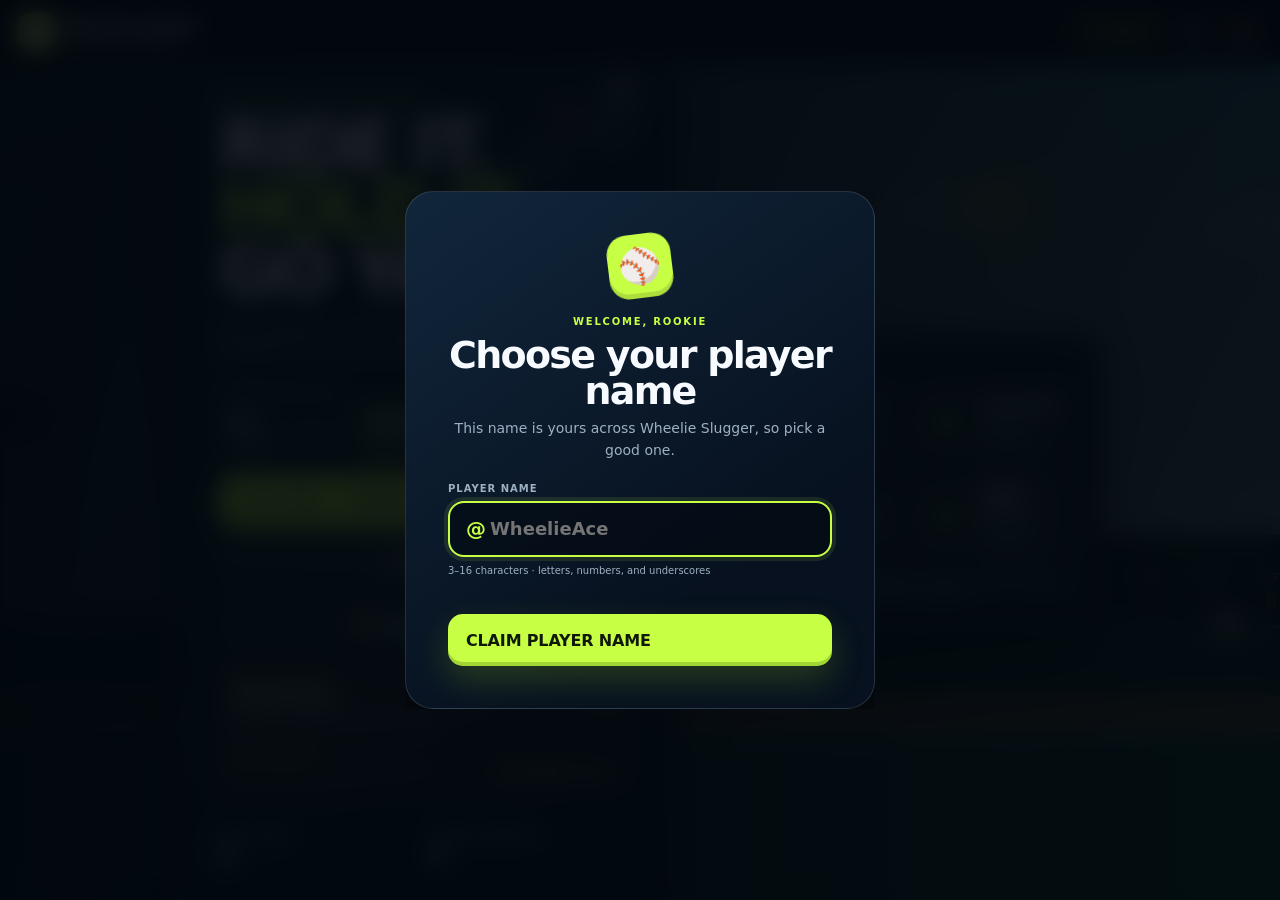
<file: index.html>
<!doctype html>
<html lang="en">
  <head>
    <meta charset="UTF-8" />
    <meta name="viewport" content="width=device-width, initial-scale=1, viewport-fit=cover" />
    <meta
      name="description"
      content="Wheelie Slugger — ride an e-bike, hold the wheelie, and chase a baseball championship."
    />
    <meta name="theme-color" content="#07111f" />
    <meta name="mobile-web-app-capable" content="yes" />
    <meta name="apple-mobile-web-app-capable" content="yes" />
    <meta name="apple-mobile-web-app-status-bar-style" content="black-translucent" />
    <title>Wheelie Slugger</title>
    <link rel="manifest" href="./manifest.json" />
    <link rel="icon" href="./icon.svg" type="image/svg+xml" />
    <link rel="stylesheet" href="./styles.css?v=21" />
  </head>
  <body>
    <div id="app">
      <header class="topbar">
        <a class="brand" href="#" aria-label="Wheelie Slugger home">
          <span class="brand-mark" aria-hidden="true">⚾</span>
          <span>
            <strong>Wheelie Slugger</strong>
            <small>E-bike baseball</small>
          </span>
        </a>

        <div class="topbar-actions">
          <div id="playerBadge" class="player-badge" hidden>
            <span aria-hidden="true">@</span><strong id="playerUsername"></strong>
            <span id="ownerTag" class="owner-tag" hidden>OWNER</span>
          </div>
          <button id="topGarageButton" class="topbar-garage" type="button">
            <span aria-hidden="true">⚙</span>
            <strong>Garage</strong>
          </button>
          <button id="settingsButton" class="icon-button" type="button" aria-label="Open settings">
            <span aria-hidden="true">☰</span>
          </button>
          <button id="soundButton" class="icon-button" type="button" aria-label="Turn sound on">
            <span aria-hidden="true">🔇</span>
          </button>
          <button id="pauseButton" class="icon-button" type="button" aria-label="Pause game" hidden>
            <span aria-hidden="true">Ⅱ</span>
          </button>
        </div>
      </header>

      <main id="gameShell" class="game-shell">
        <canvas id="gameCanvas" aria-label="Wheelie Slugger game area">
          Your browser does not support the game canvas.
        </canvas>

        <section id="hud" class="hud" aria-label="Game score" hidden>
          <div class="inning-pill">
            <span>INNING</span>
            <strong id="inningValue">1</strong>
          </div>
          <div class="hud-stat">
            <span>Score</span>
            <strong id="scoreValue">0</strong>
          </div>
          <div class="hud-stat">
            <span>Baseballs</span>
            <strong><span aria-hidden="true">⚾</span> <span id="baseballValue">0</span></strong>
          </div>
          <div class="hud-stat hud-stat--desktop">
            <span>Distance</span>
            <strong><span id="distanceValue">0</span> m</strong>
          </div>
        </section>

        <section id="balancePanel" class="balance-panel" aria-label="Wheelie balance" hidden>
          <div class="balance-copy">
            <span>Balance</span>
            <strong id="comboValue">×1</strong>
          </div>
          <div class="balance-track" aria-hidden="true">
            <span class="balance-zone"></span>
            <span id="balanceNeedle" class="balance-needle"></span>
          </div>
        </section>

        <section id="boostPanel" class="boost-panel" aria-label="Boost charge" hidden>
          <span>Boost</span>
          <div class="boost-track" aria-hidden="true">
            <span id="boostFill" class="boost-fill"></span>
          </div>
        </section>

        <section id="challengeTimerPanel" class="challenge-timer" aria-label="Challenge timer" hidden>
          <span id="challengeTimerName">DAILY CHALLENGE</span>
          <strong id="challengeTimerValue">0:30</strong>
          <small id="challengeTimerGoal"></small>
        </section>

        <div id="inningBanner" class="inning-banner" aria-live="polite" hidden>
          <span id="inningBannerEyebrow">NEXT UP</span>
          <strong id="inningBannerTitle">INNING 2</strong>
          <small id="inningBannerSubtitle">Night Game</small>
        </div>

        <section id="menuOverlay" class="overlay overlay--visible">
          <div class="hero-card">
            <div class="hero-art" aria-hidden="true">
              <div class="hero-ball">⚾</div>
              <div class="hero-bike">
                <span class="wheel wheel--rear"></span>
                <span class="wheel wheel--front"></span>
                <span class="bike-frame"></span>
                <span class="rider">9</span>
              </div>
            </div>

            <p class="eyebrow">WELCOME TO THE BALLPARK</p>
            <h1>Ride it.<br /><em>Hold it.</em> Go yard.</h1>
            <p class="hero-description">
              Pop a wheelie, clear the gear, and collect enough baseballs to become the
              Wheelie Slugger.
            </p>

            <fieldset class="difficulty-picker">
              <legend>CHOOSE DIFFICULTY</legend>
              <div>
                <button type="button" data-difficulty="easy">
                  <strong>Easy</strong>
                  <small>Light gravity · no obstacles · fewer ⚾</small>
                </button>
                <button type="button" data-difficulty="normal" class="is-selected">
                  <strong>Normal</strong>
                  <small>Original balance · a few jump obstacles</small>
                </button>
                <button type="button" data-difficulty="hard">
                  <strong>Hard</strong>
                  <small>Strong gravity · many obstacles · more ⚾</small>
                </button>
              </div>
            </fieldset>

            <button id="startButton" class="primary-button" type="button">
              <span>Play ball · Normal</span>
              <span aria-hidden="true">→</span>
            </button>

            <button id="garageButton" class="secondary-button" type="button">
              <span aria-hidden="true">⚙</span>
              Garage
            </button>
            <button id="leaderboardButton" class="secondary-button" type="button">
              <span aria-hidden="true">🏆</span>
              Leaderboards
            </button>

            <section
              id="dailyChallengeCard"
              class="daily-challenge"
              role="button"
              tabindex="0"
              aria-labelledby="dailyChallengeTitle"
            >
              <div class="daily-challenge__top">
                <div>
                  <span>DAILY CHALLENGE</span>
                  <strong id="dailyChallengeTitle">First Base Dash</strong>
                </div>
                <b>⚾ <span id="dailyChallengeReward">450</span></b>
              </div>
              <p id="dailyChallengeDescription"></p>
              <div class="daily-challenge__track" aria-hidden="true">
                <i id="dailyChallengeFill"></i>
              </div>
              <small id="dailyChallengeProgress">0 / 1</small>
              <span id="dailyChallengeAction" class="daily-challenge__action">PLAY CHALLENGE →</span>
            </section>

            <div class="menu-records">
              <div>
                <span>Best score</span>
                <strong id="menuBestScore">0</strong>
              </div>
              <div>
                <span>Career baseballs</span>
                <strong id="menuBaseballs">0</strong>
              </div>
            </div>
          </div>

          <div class="how-to-card">
            <p class="eyebrow">HOW TO RIDE</p>
            <div class="how-to-steps">
              <div>
                <span class="step-icon">↑</span>
                <p><strong>Jump</strong> over tags and obstacles</p>
              </div>
              <div>
                <span class="step-icon">←</span>
                <p><strong>Lean back</strong> to pop a wheelie</p>
              </div>
              <div>
                <span class="step-icon">→</span>
                <p><strong>Lean forward</strong> to balance</p>
              </div>
              <div>
                <span class="step-icon">↓</span>
                <p><strong>Wheel down</strong> to end the wheelie</p>
              </div>
            </div>
            <p class="keyboard-help">
              Keyboard: A/D or arrows to lean · Space to jump · X or Shift to boost
            </p>
          </div>
        </section>

        <section id="resultOverlay" class="overlay" hidden>
          <div class="result-card">
            <p class="eyebrow" id="resultEyebrow">THE PLAY IS OVER</p>
            <h2 id="resultTitle">Bike down!</h2>
            <p id="resultMessage">Keep the front wheel up to clear the cone.</p>

            <div class="result-score">
              <span>Final score</span>
              <strong id="resultScore">0</strong>
              <small id="newBestLabel" hidden>NEW PERSONAL BEST!</small>
            </div>

            <div class="result-grid">
              <div>
                <span>Distance</span>
                <strong><span id="resultDistance">0</span> m</strong>
              </div>
              <div>
                <span>Baseballs</span>
                <strong>⚾ <span id="resultBaseballs">0</span></strong>
              </div>
              <div>
                <span>Best combo</span>
                <strong id="resultCombo">×1</strong>
              </div>
            </div>

            <button id="restartButton" class="primary-button" type="button">
              <span>Ride again</span>
              <span aria-hidden="true">↻</span>
            </button>
            <button id="resultGarageButton" class="secondary-button" type="button">Open garage</button>
            <button id="homeButton" class="text-button" type="button">Back to home</button>
          </div>
        </section>

        <section id="pauseOverlay" class="overlay" hidden>
          <div class="pause-card">
            <p class="eyebrow">TIME OUT</p>
            <h2>Game paused</h2>
            <button id="resumeButton" class="primary-button" type="button">Resume ride</button>
            <button id="pauseHomeButton" class="text-button" type="button">Quit to home</button>
          </div>
        </section>

        <div id="gameControls" class="game-controls" hidden>
          <button id="boostButton" class="control-button control-button--boost" type="button">
            <span aria-hidden="true">⚡</span>
            <strong>Boost</strong>
            <span class="control-key">X</span>
          </button>
          <div class="d-pad" role="group" aria-label="Bike controls">
            <button
              id="forwardButton"
              class="direction-button direction-button--up"
              type="button"
              aria-label="Jump"
            >
              <span aria-hidden="true">↑</span>
              <small>SPACE</small>
            </button>
            <button
              id="leanBackButton"
              class="direction-button direction-button--left"
              type="button"
              aria-label="Lean back and lift the front wheel"
            >
              <span aria-hidden="true">←</span>
              <small>A</small>
            </button>
            <button
              id="wheelDownButton"
              class="direction-button direction-button--down"
              type="button"
              aria-label="Bring the front wheel down"
            >
              <span aria-hidden="true">↓</span>
              <small>S</small>
            </button>
            <button
              id="leanForwardButton"
              class="direction-button direction-button--right"
              type="button"
              aria-label="Lean forward"
            >
              <span aria-hidden="true">→</span>
              <small>D</small>
            </button>
          </div>
        </div>

        <div id="toast" class="toast" aria-live="polite" hidden></div>
        <div id="liveRegion" class="sr-only" aria-live="polite"></div>
      </main>
    </div>

    <dialog id="garageDialog" class="garage-dialog">
      <form method="dialog" class="garage-card">
        <div class="dialog-header">
          <div>
            <p class="eyebrow">YOUR COLLECTION</p>
            <h2>Wheelie Garage</h2>
          </div>
          <button class="close-button" value="close" aria-label="Close garage">×</button>
        </div>
        <p class="garage-intro">
          Catch baseballs during your rides, then spend them on new e-bikes. Purchased bikes
          stay in your collection on this device.
        </p>
        <div id="bikeList" class="bike-list"></div>
        <div class="garage-total">
          <span>Baseballs to spend</span>
          <strong>⚾ <span id="garageBaseballs">0</span></strong>
        </div>
      </form>
    </dialog>

    <dialog id="leaderboardDialog" class="leaderboard-dialog">
      <div class="leaderboard-card">
        <div class="dialog-header">
          <div>
            <p class="eyebrow">GLOBAL RANKINGS</p>
            <h2>Leaderboards</h2>
          </div>
          <button id="closeLeaderboardButton" class="close-button" type="button" aria-label="Close leaderboards">×</button>
        </div>
        <p id="leaderboardStatus" class="leaderboard-status">Loading riders…</p>
        <div class="leaderboard-grid">
          <section>
            <h3>⚾ Richest Riders</h3>
            <p>Most spendable baseballs</p>
            <ol id="moneyLeaderboard"></ol>
          </section>
          <section>
            <h3>🔥 Longest Wheelies</h3>
            <p>Best continuous wheelie</p>
            <ol id="wheelieLeaderboard"></ol>
          </section>
        </div>
      </div>
    </dialog>

    <dialog id="settingsDialog" class="settings-dialog">
      <form method="dialog" class="settings-card">
        <div class="dialog-header">
          <div>
            <p class="eyebrow">GAME OPTIONS</p>
            <h2>Settings</h2>
          </div>
          <button class="close-button" value="close" aria-label="Close settings">×</button>
        </div>

        <label class="setting-row">
          <span>
            <strong>Auto forward</strong>
            <small>Keep moving without holding W</small>
          </span>
          <input id="autoForwardSetting" type="checkbox" />
        </label>

        <label class="setting-volume">
          <span>
            <strong>Sound volume</strong>
            <output id="volumeValue">70%</output>
          </span>
          <input id="volumeSetting" type="range" min="0" max="100" step="5" />
        </label>

        <label class="setting-volume">
          <span>
            <strong>Game brightness</strong>
            <output id="brightnessValue">100%</output>
          </span>
          <input id="brightnessSetting" type="range" min="45" max="125" step="5" />
        </label>

        <label class="setting-row">
          <span>
            <strong>Battery saver</strong>
            <small>Saves your preference; reduced graphics are coming later</small>
          </span>
          <input id="batterySaverSetting" type="checkbox" />
        </label>

        <label class="setting-row">
          <span>
            <strong>Phone vibration</strong>
            <small>Uses vibration on supported mobile devices</small>
          </span>
          <input id="vibrationSetting" type="checkbox" />
        </label>

        <label class="setting-row">
          <span>
            <strong>Screen shake</strong>
            <small>Shake the game on jumps, boosts, and crashes</small>
          </span>
          <input id="screenShakeSetting" type="checkbox" />
        </label>

        <button id="fullscreenButton" class="secondary-button" type="button">
          Enter fullscreen
        </button>
      </form>
    </dialog>

    <dialog id="usernameDialog" class="username-dialog">
      <form id="usernameForm" class="username-card">
        <div class="username-ball" aria-hidden="true">⚾</div>
        <p class="eyebrow">WELCOME, ROOKIE</p>
        <h2>Choose your player name</h2>
        <p class="username-intro">
          This name is yours across Wheelie Slugger, so pick a good one.
        </p>
        <label for="usernameInput">Player name</label>
        <div class="username-field">
          <span aria-hidden="true">@</span>
          <input
            id="usernameInput"
            name="username"
            type="text"
            minlength="3"
            maxlength="16"
            pattern="[A-Za-z0-9_]+"
            autocomplete="off"
            autocapitalize="none"
            spellcheck="false"
            placeholder="WheelieAce"
            required
          />
        </div>
        <small>3–16 characters · letters, numbers, and underscores</small>
        <p id="usernameStatus" class="username-status" role="status" aria-live="polite"></p>
        <div id="usernameSuggestions" class="username-suggestions" hidden></div>
        <button id="claimUsernameButton" class="primary-button" type="submit">
          Claim player name
        </button>
      </form>
    </dialog>

    <script src="./config.js?v=21"></script>
    <script src="./game.js?v=21"></script>
  </body>
</html>
</file>
<file: styles.css>
:root {
  color-scheme: dark;
  --ink: #f7fbff;
  --muted: #9eb0c3;
  --navy-950: #050b13;
  --navy-900: #07111f;
  --navy-800: #0c1d30;
  --navy-700: #132d46;
  --panel: rgba(7, 17, 31, 0.9);
  --line: rgba(255, 255, 255, 0.13);
  --lime: #c7ff45;
  --lime-dark: #8cc51c;
  --orange: #ff7a32;
  --cyan: #4cd9ff;
  --red: #ff4f5e;
  --radius-lg: 28px;
  --radius-md: 18px;
  --shadow: 0 28px 70px rgba(0, 0, 0, 0.42);
  --game-brightness: 1;
  font-family:
    Inter, ui-sans-serif, system-ui, -apple-system, BlinkMacSystemFont, "Segoe UI", sans-serif;
  font-synthesis: none;
}

* {
  box-sizing: border-box;
}

html,
body {
  width: 100%;
  height: 100%;
  margin: 0;
  overflow: hidden;
  background: var(--navy-950);
}

body {
  color: var(--ink);
  overscroll-behavior: none;
  user-select: none;
  -webkit-user-select: none;
  -webkit-tap-highlight-color: transparent;
}

button,
a {
  font: inherit;
}

button {
  color: inherit;
}

button:focus-visible,
a:focus-visible {
  outline: 3px solid var(--cyan);
  outline-offset: 3px;
}

#app {
  display: grid;
  grid-template-rows: calc(64px + env(safe-area-inset-top)) minmax(0, 1fr);
  width: 100%;
  height: 100%;
  min-height: 100dvh;
  background:
    radial-gradient(circle at 50% 0%, rgba(30, 87, 121, 0.24), transparent 36%),
    var(--navy-950);
}

.topbar {
  position: relative;
  z-index: 30;
  display: flex;
  align-items: center;
  justify-content: space-between;
  min-width: 0;
  padding:
    env(safe-area-inset-top)
    max(18px, env(safe-area-inset-right))
    0
    max(18px, env(safe-area-inset-left));
  border-bottom: 1px solid var(--line);
  background: rgba(5, 11, 19, 0.92);
  backdrop-filter: blur(18px);
}

.brand {
  display: flex;
  gap: 10px;
  align-items: center;
  color: var(--ink);
  text-decoration: none;
}

.brand-mark {
  display: grid;
  place-items: center;
  width: 38px;
  height: 38px;
  border-radius: 12px;
  background: var(--lime);
  box-shadow: inset 0 -4px 0 rgba(0, 0, 0, 0.12);
  font-size: 22px;
}

.brand strong,
.brand small {
  display: block;
}

.brand strong {
  font-size: 15px;
  letter-spacing: -0.02em;
}

.brand small {
  margin-top: 1px;
  color: var(--muted);
  font-size: 10px;
  font-weight: 700;
  letter-spacing: 0.1em;
  text-transform: uppercase;
}

.topbar-actions {
  display: flex;
  gap: 8px;
  align-items: center;
}

.player-badge {
  display: flex;
  align-items: center;
  max-width: min(34vw, 190px);
  min-height: 40px;
  padding: 0 12px;
  border: 1px solid rgba(199, 255, 69, 0.28);
  border-radius: 12px;
  background: rgba(199, 255, 69, 0.08);
  color: var(--lime);
  font-size: 12px;
}

.player-badge strong {
  overflow: hidden;
  text-overflow: ellipsis;
  white-space: nowrap;
}

.player-badge--owner {
  max-width: min(58vw, 290px);
  border-color: rgba(255, 196, 46, 0.65);
  background: linear-gradient(135deg, rgba(255, 210, 75, 0.16), rgba(184, 121, 0, 0.1));
}

.owner-tag {
  margin-left: 9px;
  padding: 5px 8px;
  border: 1px solid #ffe184;
  border-radius: 7px;
  background: linear-gradient(180deg, #ffe889, #d99b09);
  box-shadow:
    inset 0 1px 0 rgba(255, 255, 255, 0.72),
    0 0 16px rgba(255, 190, 31, 0.38);
  color: #3b2200;
  font-size: 14px;
  font-weight: 1000;
  letter-spacing: 0.1em;
  line-height: 1;
  text-shadow: 0 1px 0 rgba(255, 255, 255, 0.42);
}

.player-badge--admin {
  border-color: rgba(220, 228, 238, 0.7);
  background: linear-gradient(135deg, rgba(224, 231, 239, 0.16), rgba(106, 120, 138, 0.13));
  color: #e7edf5;
}

.owner-tag--admin {
  border-color: #f4f7fa;
  background: linear-gradient(180deg, #f8fafc, #aab5c2);
  box-shadow:
    inset 0 1px 0 rgba(255, 255, 255, 0.9),
    0 0 16px rgba(205, 218, 231, 0.34);
  color: #1d2733;
  text-shadow: 0 1px 0 rgba(255, 255, 255, 0.7);
}

.icon-button,
.close-button {
  display: grid;
  place-items: center;
  width: 40px;
  height: 40px;
  padding: 0;
  border: 1px solid var(--line);
  border-radius: 12px;
  background: rgba(255, 255, 255, 0.06);
  cursor: pointer;
}

.topbar-garage {
  display: flex;
  align-items: center;
  gap: 6px;
  min-height: 40px;
  padding: 0 13px;
  border: 1px solid rgba(199, 255, 69, 0.3);
  border-radius: 12px;
  background: rgba(199, 255, 69, 0.08);
  color: var(--lime);
  font-size: 11px;
  font-weight: 900;
  letter-spacing: 0.04em;
  text-transform: uppercase;
  cursor: pointer;
}

.topbar-garage:hover {
  background: rgba(199, 255, 69, 0.15);
}

.icon-button:hover,
.close-button:hover {
  background: rgba(255, 255, 255, 0.11);
}

.username-dialog {
  width: min(calc(100% - 28px), 470px);
  padding: 0;
  border: 0;
  background: transparent;
  color: var(--ink);
}

.username-dialog::backdrop {
  background: rgba(2, 7, 13, 0.88);
  backdrop-filter: blur(12px);
}

.username-card {
  padding: clamp(26px, 6vw, 42px);
  border: 1px solid var(--line);
  border-radius: var(--radius-lg);
  background: linear-gradient(145deg, #11263b, #07111f 72%);
  box-shadow: var(--shadow);
  text-align: center;
}

.username-ball {
  display: grid;
  place-items: center;
  width: 64px;
  height: 64px;
  margin: 0 auto 18px;
  border-radius: 20px;
  background: var(--lime);
  box-shadow: inset 0 -5px 0 rgba(0, 0, 0, 0.13);
  font-size: 35px;
  transform: rotate(-7deg);
}

.username-card h2 {
  margin: 5px 0 9px;
  font-size: clamp(27px, 7vw, 38px);
  letter-spacing: -0.045em;
}

.username-intro {
  margin: 0 auto 22px;
  color: var(--muted);
  font-size: 14px;
  line-height: 1.55;
}

.username-card label {
  display: block;
  margin-bottom: 7px;
  color: var(--muted);
  font-size: 10px;
  font-weight: 900;
  letter-spacing: 0.1em;
  text-align: left;
  text-transform: uppercase;
}

.username-field {
  display: flex;
  align-items: center;
  min-height: 56px;
  border: 2px solid rgba(255, 255, 255, 0.18);
  border-radius: 16px;
  background: rgba(2, 9, 16, 0.6);
  transition: border-color 160ms ease, box-shadow 160ms ease;
}

.username-field:focus-within {
  border-color: var(--lime);
  box-shadow: 0 0 0 4px rgba(199, 255, 69, 0.1);
}

.username-field span {
  padding-left: 16px;
  color: var(--lime);
  font-size: 20px;
  font-weight: 900;
}

.username-field input {
  width: 100%;
  min-width: 0;
  padding: 15px 16px 15px 4px;
  border: 0;
  outline: 0;
  background: transparent;
  color: white;
  font-family: inherit;
  font-size: 18px;
  font-weight: 800;
  line-height: 1.2;
  user-select: text;
  -webkit-user-select: text;
}

.username-card > small {
  display: block;
  margin-top: 8px;
  color: var(--muted);
  font-size: 10px;
  text-align: left;
}

.username-status {
  min-height: 20px;
  margin: 13px 0 5px;
  font-size: 12px;
  font-weight: 800;
}

.username-status[data-state="error"] {
  color: #ff8d98;
}

.username-status[data-state="success"] {
  color: var(--lime);
}

.username-suggestions {
  display: flex;
  flex-wrap: wrap;
  justify-content: center;
  gap: 7px;
  margin: 0 0 13px;
}

.username-suggestions > span {
  flex-basis: 100%;
  color: var(--muted);
  font-size: 10px;
}

.username-suggestions button {
  padding: 7px 10px;
  border: 1px solid rgba(76, 217, 255, 0.35);
  border-radius: 99px;
  background: rgba(76, 217, 255, 0.08);
  color: var(--cyan);
  font-size: 11px;
  font-weight: 800;
  cursor: pointer;
}

.username-card .primary-button {
  margin-top: 5px;
}

.game-shell {
  position: relative;
  min-width: 0;
  min-height: 0;
  overflow: hidden;
  isolation: isolate;
  filter: brightness(var(--game-brightness));
}

#gameCanvas {
  display: block;
  width: 100%;
  height: 100%;
  touch-action: none;
  background: #bdefff;
}

.hud {
  position: absolute;
  z-index: 5;
  top: 18px;
  left: 18px;
  display: flex;
  align-items: stretch;
  gap: 8px;
  pointer-events: none;
}

.inning-pill,
.hud-stat {
  display: flex;
  flex-direction: column;
  justify-content: center;
  min-width: 82px;
  min-height: 54px;
  padding: 8px 14px;
  border: 1px solid rgba(255, 255, 255, 0.15);
  border-radius: 15px;
  background: rgba(6, 16, 27, 0.82);
  box-shadow: 0 12px 30px rgba(0, 0, 0, 0.16);
  backdrop-filter: blur(12px);
}

.inning-pill {
  align-items: center;
  min-width: 64px;
  padding-inline: 10px;
  background: var(--lime);
  color: #111b07;
}

.inning-pill span,
.hud-stat span,
.balance-copy span,
.boost-panel > span {
  color: var(--muted);
  font-size: 9px;
  font-weight: 900;
  letter-spacing: 0.11em;
  text-transform: uppercase;
}

.inning-pill span {
  color: rgba(17, 27, 7, 0.65);
}

.inning-pill strong {
  font-size: 23px;
  line-height: 1;
}

.hud-stat strong {
  margin-top: 2px;
  font-size: 17px;
  font-variant-numeric: tabular-nums;
}

.balance-panel {
  position: absolute;
  z-index: 5;
  top: 20px;
  left: 50%;
  width: min(280px, 28vw);
  transform: translateX(-50%);
  pointer-events: none;
}

.balance-copy {
  display: flex;
  justify-content: space-between;
  margin-bottom: 7px;
  text-shadow: 0 2px 8px rgba(0, 0, 0, 0.35);
}

.balance-copy span {
  color: rgba(255, 255, 255, 0.74);
}

.balance-copy strong {
  color: var(--lime);
  font-size: 13px;
}

.balance-track,
.boost-track {
  position: relative;
  height: 10px;
  overflow: hidden;
  border: 2px solid rgba(255, 255, 255, 0.3);
  border-radius: 99px;
  background: rgba(5, 11, 19, 0.62);
  box-shadow: 0 7px 18px rgba(0, 0, 0, 0.2);
}

.balance-zone {
  position: absolute;
  inset: 0 31% 0 28%;
  border-radius: inherit;
  background: linear-gradient(90deg, #a0eb2c, var(--lime), #a0eb2c);
  opacity: 0.95;
}

.balance-needle {
  position: absolute;
  top: -3px;
  left: 0;
  width: 5px;
  height: 12px;
  border-radius: 4px;
  background: white;
  box-shadow: 0 0 0 2px #0a1726, 0 0 10px white;
  transform: translateX(-50%);
  transition: left 60ms linear;
}

.boost-panel {
  position: absolute;
  z-index: 5;
  right: 18px;
  top: 22px;
  width: 118px;
  pointer-events: none;
}

.boost-panel > span {
  display: block;
  margin-bottom: 7px;
  color: rgba(255, 255, 255, 0.74);
}

.boost-track {
  height: 9px;
}

.boost-fill {
  display: block;
  width: 100%;
  height: 100%;
  border-radius: inherit;
  background: linear-gradient(90deg, var(--orange), #ffd65a);
  box-shadow: 0 0 18px rgba(255, 122, 50, 0.65);
  transform-origin: left;
}

.overlay {
  position: absolute;
  z-index: 20;
  inset: 0;
  display: grid;
  grid-template-columns: minmax(320px, 500px) minmax(260px, 390px);
  gap: clamp(18px, 3vw, 42px);
  align-content: center;
  justify-content: center;
  padding: 28px;
  overflow: auto;
  background:
    linear-gradient(90deg, rgba(4, 10, 18, 0.93), rgba(4, 10, 18, 0.55)),
    radial-gradient(circle at 75% 35%, rgba(199, 255, 69, 0.14), transparent 34%);
  opacity: 0;
  pointer-events: none;
  transition: opacity 180ms ease;
}

.overlay--visible {
  opacity: 1;
  pointer-events: auto;
}

.hero-card,
.how-to-card,
.result-card,
.pause-card {
  position: relative;
  align-self: center;
}

.hero-card {
  padding: clamp(22px, 4vw, 42px);
  overflow: hidden;
  border: 1px solid var(--line);
  border-radius: var(--radius-lg);
  background: linear-gradient(145deg, rgba(14, 33, 52, 0.96), rgba(7, 17, 31, 0.96));
  box-shadow: var(--shadow);
}

.hero-card::after {
  position: absolute;
  z-index: -1;
  width: 230px;
  height: 230px;
  right: -100px;
  bottom: -120px;
  border: 34px solid rgba(199, 255, 69, 0.06);
  border-radius: 50%;
  content: "";
}

.eyebrow {
  margin: 0 0 10px;
  color: var(--lime);
  font-size: 10px;
  font-weight: 900;
  letter-spacing: 0.18em;
  text-transform: uppercase;
}

h1,
h2,
p {
  margin-top: 0;
}

h1 {
  max-width: 380px;
  margin-bottom: 14px;
  font-size: clamp(42px, 6vw, 72px);
  line-height: 0.86;
  letter-spacing: -0.065em;
  text-transform: uppercase;
}

h1 em {
  color: var(--lime);
  font-style: normal;
}

h2 {
  margin-bottom: 8px;
  font-size: clamp(32px, 5vw, 52px);
  line-height: 0.95;
  letter-spacing: -0.05em;
}

.hero-description {
  max-width: 390px;
  margin-bottom: 22px;
  color: var(--muted);
  font-size: 15px;
  line-height: 1.55;
}

.primary-button,
.secondary-button,
.text-button {
  display: flex;
  align-items: center;
  justify-content: center;
  width: 100%;
  min-height: 52px;
  padding: 12px 18px;
  border-radius: 15px;
  font-weight: 900;
  letter-spacing: -0.01em;
  cursor: pointer;
}

.primary-button {
  justify-content: space-between;
  border: 0;
  background: var(--lime);
  box-shadow: inset 0 -4px 0 rgba(55, 91, 0, 0.25), 0 14px 34px rgba(165, 224, 35, 0.2);
  color: #101906;
  font-size: 16px;
  text-transform: uppercase;
}

.primary-button:hover {
  filter: brightness(1.06);
}

.primary-button:active {
  transform: translateY(2px);
  box-shadow: inset 0 -2px 0 rgba(55, 91, 0, 0.25), 0 8px 22px rgba(165, 224, 35, 0.2);
}

.secondary-button {
  gap: 8px;
  margin-top: 10px;
  border: 1px solid var(--line);
  background: rgba(255, 255, 255, 0.055);
}

.secondary-button:hover {
  background: rgba(255, 255, 255, 0.1);
}

.difficulty-picker {
  margin: 0 0 12px;
  padding: 0;
  border: 0;
}

.difficulty-picker legend {
  margin-bottom: 7px;
  color: var(--muted);
  font-size: 9px;
  font-weight: 900;
  letter-spacing: 0.12em;
}

.difficulty-picker > div {
  display: grid;
  grid-template-columns: repeat(3, 1fr);
  gap: 7px;
}

.difficulty-picker button {
  min-width: 0;
  min-height: 62px;
  padding: 8px 6px;
  border: 1px solid var(--line);
  border-radius: 11px;
  background: rgba(255, 255, 255, 0.045);
  color: var(--ink);
  text-align: left;
}

.difficulty-picker button:hover {
  background: rgba(255, 255, 255, 0.09);
}

.difficulty-picker button.is-selected {
  border-color: var(--lime);
  background: rgba(199, 255, 69, 0.13);
  box-shadow: 0 0 0 1px rgba(199, 255, 69, 0.2);
}

.difficulty-picker strong,
.difficulty-picker small {
  display: block;
}

.difficulty-picker strong {
  font-size: 12px;
  text-transform: uppercase;
}

.difficulty-picker small {
  margin-top: 4px;
  color: var(--muted);
  font-size: 8px;
  line-height: 1.25;
}

.text-button {
  min-height: 38px;
  margin-top: 5px;
  border: 0;
  background: transparent;
  color: var(--muted);
  font-size: 13px;
}

.text-button:hover {
  color: var(--ink);
}

.menu-records {
  display: grid;
  grid-template-columns: 1fr 1fr;
  gap: 10px;
  margin-top: 20px;
  padding-top: 18px;
  border-top: 1px solid var(--line);
}

.daily-challenge {
  margin-top: 13px;
  padding: 13px 14px;
  border: 1px solid rgba(255, 191, 47, 0.36);
  border-radius: 15px;
  background: linear-gradient(135deg, rgba(255, 191, 47, 0.11), rgba(255, 122, 50, 0.05));
  cursor: pointer;
  transition: border-color 160ms ease, transform 160ms ease, background 160ms ease;
}

.daily-challenge:hover,
.daily-challenge:focus-visible {
  border-color: #ffd766;
  background: linear-gradient(135deg, rgba(255, 191, 47, 0.18), rgba(255, 122, 50, 0.08));
  outline: 0;
  transform: translateY(-1px);
}

.daily-challenge__top {
  display: flex;
  align-items: center;
  justify-content: space-between;
  gap: 12px;
}

.daily-challenge__top span,
.daily-challenge > small {
  display: block;
  color: #d2a944;
  font-size: 8px;
  font-weight: 900;
  letter-spacing: 0.11em;
  text-transform: uppercase;
}

.daily-challenge__top strong {
  display: block;
  margin-top: 2px;
  font-size: 14px;
}

.daily-challenge__top b {
  flex: none;
  color: #ffd766;
  font-size: 13px;
}

.daily-challenge p {
  margin: 8px 0;
  color: var(--muted);
  font-size: 11px;
  line-height: 1.4;
}

.daily-challenge__track {
  height: 7px;
  overflow: hidden;
  border-radius: 99px;
  background: rgba(0, 0, 0, 0.3);
}

.daily-challenge__track i {
  display: block;
  width: 0;
  height: 100%;
  border-radius: inherit;
  background: linear-gradient(90deg, #ff9e2c, #ffe06b);
  transition: width 240ms ease;
}

.daily-challenge > small {
  margin-top: 6px;
}

.daily-challenge > small.is-complete {
  color: var(--lime);
}

.daily-challenge__action {
  display: block;
  margin-top: 8px;
  color: #ffe083;
  font-size: 10px;
  font-weight: 1000;
  letter-spacing: 0.09em;
  text-align: right;
}

.daily-challenge.is-complete {
  cursor: default;
  opacity: 0.78;
}

.challenge-timer {
  position: absolute;
  z-index: 8;
  top: 74px;
  right: 18px;
  display: grid;
  width: min(250px, 31vw);
  padding: 11px 14px;
  border: 2px solid #ffd766;
  border-radius: 15px;
  background: rgba(7, 17, 31, 0.9);
  box-shadow: 0 12px 30px rgba(0, 0, 0, 0.28), 0 0 18px rgba(255, 191, 47, 0.15);
  pointer-events: none;
}

.challenge-timer[hidden] {
  display: none;
}

.challenge-timer > span {
  color: #ffd766;
  font-size: 9px;
  font-weight: 1000;
  letter-spacing: 0.12em;
}

.challenge-timer > strong {
  font-size: 30px;
  font-variant-numeric: tabular-nums;
  line-height: 1;
}

.challenge-timer > small {
  margin-top: 5px;
  overflow: hidden;
  color: var(--muted);
  font-size: 9px;
  line-height: 1.25;
  text-overflow: ellipsis;
  white-space: nowrap;
}

.challenge-timer.is-urgent {
  border-color: var(--red);
  animation: timer-pulse 650ms ease-in-out infinite alternate;
}

.challenge-timer.is-urgent > strong {
  color: #ff7f8b;
}

@keyframes timer-pulse {
  to {
    transform: scale(1.035);
    box-shadow: 0 0 24px rgba(255, 79, 94, 0.4);
  }
}

.menu-records div {
  display: flex;
  flex-direction: column;
}

.menu-records span {
  color: var(--muted);
  font-size: 10px;
  font-weight: 800;
  text-transform: uppercase;
}

.menu-records strong {
  margin-top: 3px;
  font-size: 21px;
  font-variant-numeric: tabular-nums;
}

.hero-art {
  position: absolute;
  right: 10px;
  top: 20px;
  width: 175px;
  height: 125px;
  opacity: 0.23;
  transform: rotate(-6deg);
}

.hero-ball {
  position: absolute;
  right: 15px;
  top: 0;
  font-size: 38px;
  transform: rotate(18deg);
}

.hero-bike {
  position: absolute;
  right: 25px;
  bottom: 22px;
  width: 125px;
  height: 70px;
  transform: rotate(-17deg);
  transform-origin: 25px 50px;
}

.wheel {
  position: absolute;
  bottom: 0;
  width: 42px;
  height: 42px;
  border: 7px solid white;
  border-radius: 50%;
}

.wheel--rear {
  left: 0;
}

.wheel--front {
  right: 0;
}

.bike-frame {
  position: absolute;
  left: 29px;
  bottom: 20px;
  width: 68px;
  height: 6px;
  border-radius: 10px;
  background: var(--lime);
  transform: rotate(-8deg);
}

.rider {
  position: absolute;
  left: 47px;
  bottom: 36px;
  display: grid;
  place-items: center;
  width: 34px;
  height: 34px;
  border-radius: 50% 50% 40% 40%;
  background: var(--orange);
  color: #08111d;
  font-size: 12px;
  font-weight: 1000;
}

.how-to-card {
  padding: clamp(18px, 3vw, 30px);
  border: 1px solid var(--line);
  border-radius: var(--radius-lg);
  background: rgba(7, 17, 31, 0.83);
  box-shadow: var(--shadow);
  backdrop-filter: blur(16px);
}

.how-to-steps {
  display: grid;
  grid-template-columns: 1fr 1fr;
  gap: 10px;
}

.how-to-steps > div {
  display: grid;
  grid-template-columns: 42px 1fr;
  gap: 12px;
  align-items: center;
  min-height: 58px;
  padding: 10px 13px;
  border: 1px solid var(--line);
  border-radius: 15px;
  background: rgba(255, 255, 255, 0.045);
}

.how-to-steps p {
  margin: 0;
  color: var(--muted);
  font-size: 13px;
  line-height: 1.35;
}

.how-to-steps strong {
  color: var(--ink);
}

.step-icon {
  display: grid;
  place-items: center;
  width: 38px;
  height: 38px;
  border-radius: 11px;
  background: rgba(199, 255, 69, 0.12);
  color: var(--lime);
  font-size: 19px;
}

.keyboard-help {
  margin: 16px 0 0;
  color: #70869b;
  font-size: 10px;
  font-weight: 700;
  text-align: center;
  text-transform: uppercase;
}

.game-controls {
  position: absolute;
  z-index: 10;
  right: max(22px, env(safe-area-inset-right));
  bottom: max(18px, env(safe-area-inset-bottom));
  display: flex;
  gap: 12px;
  align-items: flex-end;
}

.control-button {
  position: relative;
  display: flex;
  flex-direction: column;
  align-items: center;
  justify-content: center;
  border: 2px solid rgba(255, 255, 255, 0.4);
  box-shadow: 0 16px 35px rgba(0, 0, 0, 0.28);
  cursor: pointer;
  touch-action: none;
  text-transform: uppercase;
}

.control-button--boost {
  width: clamp(72px, 9vw, 90px);
  height: clamp(64px, 8vw, 82px);
  border-radius: 22px;
  background: linear-gradient(145deg, #ff9b53, var(--orange));
  color: #271105;
}

.control-button--boost:disabled {
  filter: saturate(0.2) brightness(0.65);
  cursor: not-allowed;
}

.control-button--boost:not(:disabled):active {
  transform: scale(0.95);
}

.control-button--boost > span:first-child {
  font-size: 20px;
}

.control-label,
.control-key {
  font-size: 8px;
  font-weight: 900;
  letter-spacing: 0.13em;
  opacity: 0.63;
}

.control-button strong {
  font-size: clamp(16px, 2vw, 21px);
}

.d-pad {
  display: grid;
  grid-template-columns: repeat(3, clamp(54px, 6.2vw, 68px));
  grid-template-rows: repeat(2, clamp(52px, 6vw, 64px));
  gap: 6px;
  touch-action: none;
}

.direction-button {
  position: relative;
  display: flex;
  align-items: center;
  justify-content: center;
  border: 2px solid rgba(255, 255, 255, 0.36);
  border-radius: 17px;
  background: linear-gradient(155deg, rgba(27, 57, 84, 0.96), rgba(8, 24, 40, 0.96));
  box-shadow: inset 0 -4px 0 rgba(0, 0, 0, 0.24), 0 12px 28px rgba(0, 0, 0, 0.3);
  color: white;
  cursor: pointer;
  touch-action: none;
}

.direction-button > span {
  font-size: clamp(25px, 3vw, 34px);
  font-weight: 900;
  line-height: 1;
}

.direction-button small {
  position: absolute;
  right: 7px;
  bottom: 5px;
  color: var(--muted);
  font-size: 8px;
  font-weight: 900;
}

.direction-button.is-held {
  border-color: var(--lime);
  background: linear-gradient(155deg, #d7ff76, var(--lime));
  box-shadow: inset 0 -2px 0 rgba(55, 91, 0, 0.25), 0 8px 20px rgba(165, 224, 35, 0.2);
  color: #122005;
  transform: translateY(2px) scale(0.98);
}

.direction-button.is-held small {
  color: rgba(18, 32, 5, 0.62);
}

.direction-button--up {
  grid-column: 2;
  grid-row: 1;
}

.direction-button--left {
  grid-column: 1;
  grid-row: 2;
}

.direction-button--down {
  grid-column: 2;
  grid-row: 2;
}

.direction-button--right {
  grid-column: 3;
  grid-row: 2;
}

.inning-banner {
  position: absolute;
  z-index: 12;
  top: 48%;
  left: 50%;
  display: flex;
  flex-direction: column;
  align-items: center;
  padding: 18px 34px;
  border: 1px solid rgba(255, 255, 255, 0.22);
  border-radius: 20px;
  background: rgba(5, 12, 20, 0.88);
  box-shadow: var(--shadow);
  text-align: center;
  transform: translate(-50%, -50%);
  backdrop-filter: blur(12px);
  animation: banner-in 2.4s both;
}

.inning-banner span {
  color: var(--lime);
  font-size: 9px;
  font-weight: 900;
  letter-spacing: 0.18em;
}

.inning-banner strong {
  margin: 2px 0;
  font-size: clamp(30px, 5vw, 50px);
  font-style: italic;
  letter-spacing: -0.05em;
}

.inning-banner small {
  color: var(--muted);
  font-weight: 700;
}

@keyframes banner-in {
  0% {
    opacity: 0;
    transform: translate(-50%, -40%) scale(0.82);
  }
  12%,
  76% {
    opacity: 1;
    transform: translate(-50%, -50%) scale(1);
  }
  100% {
    opacity: 0;
    transform: translate(-50%, -62%) scale(0.94);
  }
}

.toast {
  position: absolute;
  z-index: 9;
  left: 50%;
  bottom: 25%;
  padding: 9px 16px;
  border-radius: 99px;
  background: rgba(5, 12, 20, 0.83);
  box-shadow: 0 10px 26px rgba(0, 0, 0, 0.24);
  color: white;
  font-size: 12px;
  font-weight: 900;
  text-transform: uppercase;
  transform: translateX(-50%);
  pointer-events: none;
  animation: toast-pop 900ms both;
}

@keyframes toast-pop {
  0% {
    opacity: 0;
    transform: translate(-50%, 10px) scale(0.85);
  }
  18%,
  74% {
    opacity: 1;
    transform: translate(-50%, 0) scale(1);
  }
  100% {
    opacity: 0;
    transform: translate(-50%, -8px) scale(0.95);
  }
}

#resultOverlay,
#pauseOverlay {
  grid-template-columns: minmax(290px, 430px);
  background: rgba(4, 10, 18, 0.77);
  backdrop-filter: blur(10px);
}

.result-card,
.pause-card {
  padding: clamp(24px, 5vw, 38px);
  border: 1px solid var(--line);
  border-radius: var(--radius-lg);
  background: linear-gradient(145deg, rgba(17, 38, 59, 0.98), rgba(7, 17, 31, 0.98));
  box-shadow: var(--shadow);
  text-align: center;
}

.result-card > p:not(.eyebrow) {
  margin-bottom: 22px;
  color: var(--muted);
  font-size: 13px;
}

.result-score {
  display: flex;
  flex-direction: column;
  align-items: center;
  margin-bottom: 12px;
  padding: 18px;
  border-radius: 18px;
  background: rgba(199, 255, 69, 0.1);
}

.result-score > span,
.result-grid span {
  color: var(--muted);
  font-size: 9px;
  font-weight: 900;
  letter-spacing: 0.11em;
  text-transform: uppercase;
}

.result-score strong {
  color: var(--lime);
  font-size: 44px;
  line-height: 1;
}

.result-score small {
  margin-top: 7px;
  color: var(--orange);
  font-size: 9px;
  font-weight: 1000;
  letter-spacing: 0.12em;
}

.result-grid {
  display: grid;
  grid-template-columns: repeat(3, 1fr);
  gap: 8px;
  margin-bottom: 18px;
}

.result-grid div {
  display: flex;
  flex-direction: column;
  padding: 12px 7px;
  border: 1px solid var(--line);
  border-radius: 14px;
}

.result-grid strong {
  margin-top: 4px;
  font-size: 16px;
}

.garage-dialog {
  width: min(640px, calc(100% - 28px));
  max-height: calc(100dvh - 28px);
  padding: 0;
  overflow: visible;
  border: 0;
  border-radius: var(--radius-lg);
  background: transparent;
  color: var(--ink);
}

.garage-dialog::backdrop {
  background: rgba(2, 7, 12, 0.78);
  backdrop-filter: blur(10px);
}

.settings-dialog {
  width: min(440px, calc(100% - 28px));
  padding: 0;
  border: 0;
  border-radius: var(--radius-lg);
  background: transparent;
  color: var(--ink);
}

.leaderboard-dialog {
  width: min(760px, calc(100% - 28px));
  max-height: calc(100dvh - 28px);
  padding: 0;
  overflow: visible;
  border: 0;
  border-radius: var(--radius-lg);
  background: transparent;
  color: var(--ink);
}

.leaderboard-dialog::backdrop {
  background: rgba(2, 7, 12, 0.82);
  backdrop-filter: blur(10px);
}

.leaderboard-card {
  max-height: calc(100dvh - 28px);
  padding: clamp(22px, 4vw, 34px);
  overflow: auto;
  border: 1px solid var(--line);
  border-radius: var(--radius-lg);
  background: linear-gradient(145deg, #122a43, var(--navy-900));
  box-shadow: var(--shadow);
}

.leaderboard-status {
  margin: 15px 0 0;
  padding: 10px 12px;
  border-radius: 11px;
  background: rgba(199, 255, 69, 0.08);
  color: var(--lime);
  font-size: 11px;
  font-weight: 800;
  text-align: center;
}

.leaderboard-grid {
  display: grid;
  grid-template-columns: 1fr 1fr;
  gap: 14px;
  margin-top: 14px;
}

.leaderboard-grid section {
  padding: 16px;
  border: 1px solid var(--line);
  border-radius: 17px;
  background: rgba(255, 255, 255, 0.04);
}

.leaderboard-grid h3 {
  margin: 0;
  color: var(--lime);
  font-size: 16px;
}

.leaderboard-grid section > p {
  margin: 4px 0 12px;
  color: var(--muted);
  font-size: 10px;
}

.leaderboard-grid ol {
  display: grid;
  gap: 6px;
  margin: 0;
  padding: 0;
  list-style: none;
}

.leaderboard-grid li {
  display: grid;
  grid-template-columns: 25px minmax(0, 1fr) auto;
  gap: 8px;
  align-items: center;
  min-height: 34px;
  padding: 6px 9px;
  border-radius: 10px;
  background: rgba(255, 255, 255, 0.045);
  font-size: 11px;
}

.leaderboard-grid li > b {
  color: #ffd766;
  text-align: center;
}

.leaderboard-grid li > span {
  overflow: hidden;
  font-weight: 800;
  text-overflow: ellipsis;
  white-space: nowrap;
}

.leaderboard-grid li > strong {
  color: var(--cyan);
  font-variant-numeric: tabular-nums;
}

.leaderboard-grid li.is-current-player {
  outline: 1px solid var(--lime);
  background: rgba(199, 255, 69, 0.09);
}

.settings-dialog::backdrop {
  background: rgba(2, 7, 12, 0.78);
  backdrop-filter: blur(10px);
}

.settings-card {
  padding: clamp(22px, 5vw, 34px);
  border: 1px solid var(--line);
  border-radius: var(--radius-lg);
  background: linear-gradient(145deg, #122a43, var(--navy-900));
  box-shadow: var(--shadow);
}

.setting-row,
.setting-volume {
  display: flex;
  align-items: center;
  justify-content: space-between;
  gap: 18px;
  margin-top: 12px;
  padding: 14px;
  border: 1px solid var(--line);
  border-radius: 15px;
  background: rgba(255, 255, 255, 0.045);
}

.setting-row span,
.setting-volume > span {
  min-width: 0;
}

.setting-row strong,
.setting-row small {
  display: block;
}

.setting-row small {
  margin-top: 3px;
  color: var(--muted);
  font-size: 10px;
  line-height: 1.3;
}

.setting-row input[type="checkbox"] {
  flex: none;
  width: 23px;
  height: 23px;
  accent-color: var(--lime);
}

.setting-volume {
  display: block;
}

.setting-volume > span {
  display: flex;
  justify-content: space-between;
  margin-bottom: 10px;
}

.setting-volume output {
  color: var(--lime);
  font-weight: 900;
}

.setting-volume input {
  width: 100%;
  accent-color: var(--lime);
}

.settings-card .secondary-button {
  margin-top: 14px;
}

.screen-shake--light {
  animation: screen-shake-light 180ms linear;
}

.screen-shake--heavy {
  animation: screen-shake-heavy 340ms linear;
}

@keyframes screen-shake-light {
  25% { transform: translate3d(-3px, 2px, 0); }
  50% { transform: translate3d(3px, -2px, 0); }
  75% { transform: translate3d(-2px, -1px, 0); }
}

@keyframes screen-shake-heavy {
  15% { transform: translate3d(-8px, 3px, 0) rotate(-0.3deg); }
  30% { transform: translate3d(7px, -4px, 0) rotate(0.3deg); }
  45% { transform: translate3d(-6px, -2px, 0); }
  60% { transform: translate3d(5px, 3px, 0); }
  75% { transform: translate3d(-3px, -2px, 0); }
}

.garage-card {
  max-height: calc(100dvh - 28px);
  padding: clamp(22px, 4vw, 36px);
  overflow: auto;
  border: 1px solid var(--line);
  border-radius: var(--radius-lg);
  background: linear-gradient(145deg, #122a43, var(--navy-900));
  box-shadow: var(--shadow);
}

.dialog-header {
  display: flex;
  align-items: flex-start;
  justify-content: space-between;
  gap: 14px;
}

.dialog-header h2 {
  margin: 0;
  font-size: clamp(29px, 5vw, 44px);
}

.close-button {
  flex: 0 0 auto;
  font-size: 24px;
}

.garage-intro {
  max-width: 500px;
  margin: 18px 0;
  color: var(--muted);
  font-size: 13px;
  line-height: 1.5;
}

.bike-list {
  display: grid;
  grid-template-columns: repeat(3, 1fr);
  gap: 10px;
}

.bike-card {
  display: flex;
  flex-direction: column;
  min-width: 0;
  padding: 14px;
  border: 1px solid var(--line);
  border-radius: 17px;
  background: rgba(255, 255, 255, 0.045);
}

.bike-card.is-selected {
  border-color: var(--lime);
  box-shadow: inset 0 0 0 1px var(--lime);
  background: rgba(199, 255, 69, 0.075);
}

.bike-swatch {
  display: grid;
  place-items: center;
  height: 72px;
  margin-bottom: 12px;
  border-radius: 12px;
  background:
    radial-gradient(circle at 50% 70%, rgba(255, 255, 255, 0.15), transparent 45%),
    rgba(0, 0, 0, 0.18);
  font-size: 41px;
}

.bike-card h3 {
  margin: 0;
  font-size: 14px;
}

.bike-card p {
  min-height: 34px;
  margin: 4px 0 9px;
  color: var(--muted);
  font-size: 10px;
  line-height: 1.35;
}

.bike-performance {
  display: grid;
  grid-template-columns: auto 1fr auto;
  gap: 7px;
  align-items: center;
  margin-bottom: 11px;
  color: var(--muted);
  font-size: 8px;
  font-weight: 900;
  letter-spacing: 0.08em;
  text-transform: uppercase;
}

.bike-performance > div {
  height: 5px;
  overflow: hidden;
  border-radius: 99px;
  background: rgba(255, 255, 255, 0.09);
}

.bike-performance i {
  display: block;
  height: 100%;
  border-radius: inherit;
  background: linear-gradient(90deg, var(--cyan), var(--lime));
}

.bike-performance strong {
  color: var(--ink);
  font-size: 9px;
}

.bike-card button {
  min-height: 35px;
  margin-top: auto;
  border: 1px solid var(--line);
  border-radius: 10px;
  background: rgba(255, 255, 255, 0.07);
  font-size: 10px;
  font-weight: 900;
  cursor: pointer;
  text-transform: uppercase;
}

.bike-card button:not(:disabled):hover {
  background: var(--lime);
  color: #111b07;
}

.bike-card button:disabled {
  color: #71869a;
  cursor: not-allowed;
}

.garage-total {
  display: flex;
  align-items: center;
  justify-content: space-between;
  margin-top: 14px;
  padding: 13px 15px;
  border-radius: 14px;
  background: rgba(0, 0, 0, 0.18);
}

.garage-total span {
  color: var(--muted);
  font-size: 11px;
  font-weight: 800;
  text-transform: uppercase;
}

.garage-total strong {
  color: var(--lime);
}

.sr-only {
  position: absolute;
  width: 1px;
  height: 1px;
  padding: 0;
  margin: -1px;
  overflow: hidden;
  clip: rect(0, 0, 0, 0);
  white-space: nowrap;
  border: 0;
}

[hidden] {
  display: none !important;
}

@media (max-width: 760px) {
  #app {
    grid-template-rows: calc(54px + env(safe-area-inset-top)) minmax(0, 1fr);
  }

  .topbar {
    padding-inline: max(12px, env(safe-area-inset-left));
  }

  .brand-mark {
    width: 34px;
    height: 34px;
    font-size: 19px;
  }

  .brand strong {
    font-size: 13px;
  }

  .brand small {
    display: none;
  }

  .icon-button {
    width: 36px;
    height: 36px;
  }

  .overlay {
    display: block;
    padding: 14px;
  }

  #menuOverlay {
    background: rgba(4, 10, 18, 0.82);
  }

  .hero-card {
    width: min(100%, 480px);
    margin: max(2vh, 6px) auto 12px;
    padding: 24px;
  }

  .difficulty-picker button {
    min-height: 58px;
  }

  .difficulty-picker small {
    font-size: 7px;
  }

  h1 {
    font-size: clamp(39px, 12vw, 58px);
  }

  .hero-art {
    right: -10px;
    top: 6px;
    transform: scale(0.82) rotate(-6deg);
  }

  .how-to-card {
    width: min(100%, 480px);
    margin: 0 auto max(2vh, 8px);
    padding: 17px;
  }

  .how-to-steps {
    grid-template-columns: repeat(2, 1fr);
    gap: 7px;
  }

  .how-to-steps > div {
    display: grid;
    grid-template-columns: 34px 1fr;
    gap: 8px;
    min-height: 54px;
    padding: 7px;
    text-align: left;
  }

  .how-to-steps p {
    font-size: 10px;
  }

  .step-icon {
    width: 34px;
    height: 34px;
  }

  .keyboard-help {
    display: none;
  }

  .hud {
    top: 10px;
    left: 10px;
    gap: 5px;
  }

  .inning-pill,
  .hud-stat {
    min-width: 63px;
    min-height: 45px;
    padding: 6px 9px;
    border-radius: 12px;
  }

  .inning-pill {
    min-width: 48px;
  }

  .inning-pill strong {
    font-size: 19px;
  }

  .hud-stat strong {
    font-size: 14px;
  }

  .hud-stat--desktop {
    display: none;
  }

  .balance-panel {
    top: 63px;
    left: 10px;
    width: 170px;
    transform: none;
  }

  .boost-panel {
    top: 11px;
    right: 10px;
    width: 80px;
  }

  .game-controls {
    right: max(10px, env(safe-area-inset-right));
    bottom: max(10px, env(safe-area-inset-bottom));
    gap: 8px;
  }

  .control-button--boost {
    width: 64px;
    height: 59px;
    border-radius: 16px;
  }

  .control-button--boost strong {
    font-size: 12px;
  }

  .d-pad {
    grid-template-columns: repeat(3, 52px);
    grid-template-rows: repeat(2, 48px);
    gap: 5px;
  }

  .direction-button {
    border-radius: 14px;
  }

  .direction-button > span {
    font-size: 26px;
  }

  .direction-button small,
  .control-key {
    display: none;
  }

  .toast {
    bottom: 34%;
  }

  .result-card,
  .pause-card {
    width: min(100%, 430px);
    margin: max(5vh, 20px) auto;
  }

  .bike-list {
    grid-template-columns: 1fr;
  }

  .bike-card {
    display: grid;
    grid-template-columns: 70px 1fr 85px;
    grid-template-rows: auto auto auto;
    gap: 2px 12px;
    align-items: center;
  }

  .bike-swatch {
    grid-row: 1 / span 3;
    width: 70px;
    height: 62px;
    margin: 0;
    font-size: 34px;
  }

  .bike-card p {
    min-height: 0;
    margin: 2px 0 0;
  }

  .bike-performance {
    grid-column: 2;
    margin: 5px 0 0;
  }

  .bike-card button {
    grid-column: 3;
    grid-row: 1 / span 3;
  }
}

@media (max-height: 580px) and (orientation: landscape) {
  #app {
    grid-template-rows: calc(48px + env(safe-area-inset-top)) minmax(0, 1fr);
  }

  .brand-mark {
    width: 32px;
    height: 32px;
    font-size: 18px;
  }

  .overlay {
    grid-template-columns: minmax(330px, 480px) minmax(250px, 340px);
    gap: 14px;
    padding: 12px;
  }

  .hero-card,
  .how-to-card {
    padding: 18px;
  }

  h1 {
    margin-bottom: 8px;
    font-size: clamp(34px, 8vh, 48px);
  }

  .hero-description {
    margin-bottom: 12px;
    font-size: 12px;
  }

  .primary-button {
    min-height: 43px;
  }

  .secondary-button {
    min-height: 38px;
  }

  .menu-records {
    margin-top: 10px;
    padding-top: 10px;
  }

  .how-to-steps > div {
    min-height: 45px;
    padding-block: 6px;
  }

  .keyboard-help {
    margin-top: 9px;
  }

  .result-card,
  .pause-card {
    padding: 20px 28px;
  }

  .result-card h2 {
    font-size: 34px;
  }

  .result-card > p:not(.eyebrow) {
    margin-bottom: 10px;
  }

  .result-score {
    display: grid;
    grid-template-columns: 1fr auto;
    margin-bottom: 7px;
    padding: 9px 15px;
    text-align: left;
  }

  .result-score strong {
    grid-column: 2;
    grid-row: 1 / span 2;
    font-size: 34px;
  }

  .result-grid {
    margin-bottom: 9px;
  }
}

@media (max-width: 560px) {
  input,
  textarea,
  select {
    font-size: 16px;
  }

  .topbar {
    padding-inline: max(9px, env(safe-area-inset-left));
  }

  .topbar-actions {
    gap: 5px;
  }

  .brand-mark {
    width: 32px;
    height: 32px;
    font-size: 18px;
  }

  .brand strong {
    font-size: 12px;
  }

  .brand small {
    display: none;
  }

  .icon-button {
    width: 36px;
    height: 36px;
  }

  .player-badge {
    max-width: 25vw;
    padding-inline: 8px;
  }

  .player-badge--owner {
    width: auto;
    padding: 4px;
  }

  .player-badge--owner > span:first-child,
  .player-badge--owner > strong {
    display: none;
  }

  .player-badge--owner .owner-tag {
    margin-left: 0;
    font-size: 11px;
  }

  .topbar-garage {
    min-height: 36px;
    padding-inline: 10px;
    font-size: 9px;
  }

  .topbar-garage span {
    display: none;
  }

  .challenge-timer {
    top: 116px;
    right: 10px;
    width: 145px;
    padding: 8px 10px;
  }

  .challenge-timer > strong {
    font-size: 25px;
  }

  .challenge-timer > small {
    display: none;
  }

  .leaderboard-grid {
    grid-template-columns: 1fr;
  }
}

@media (prefers-reduced-motion: reduce) {
  *,
  *::before,
  *::after {
    scroll-behavior: auto !important;
    animation-duration: 1ms !important;
    animation-iteration-count: 1 !important;
    transition-duration: 1ms !important;
  }
}
</file>
